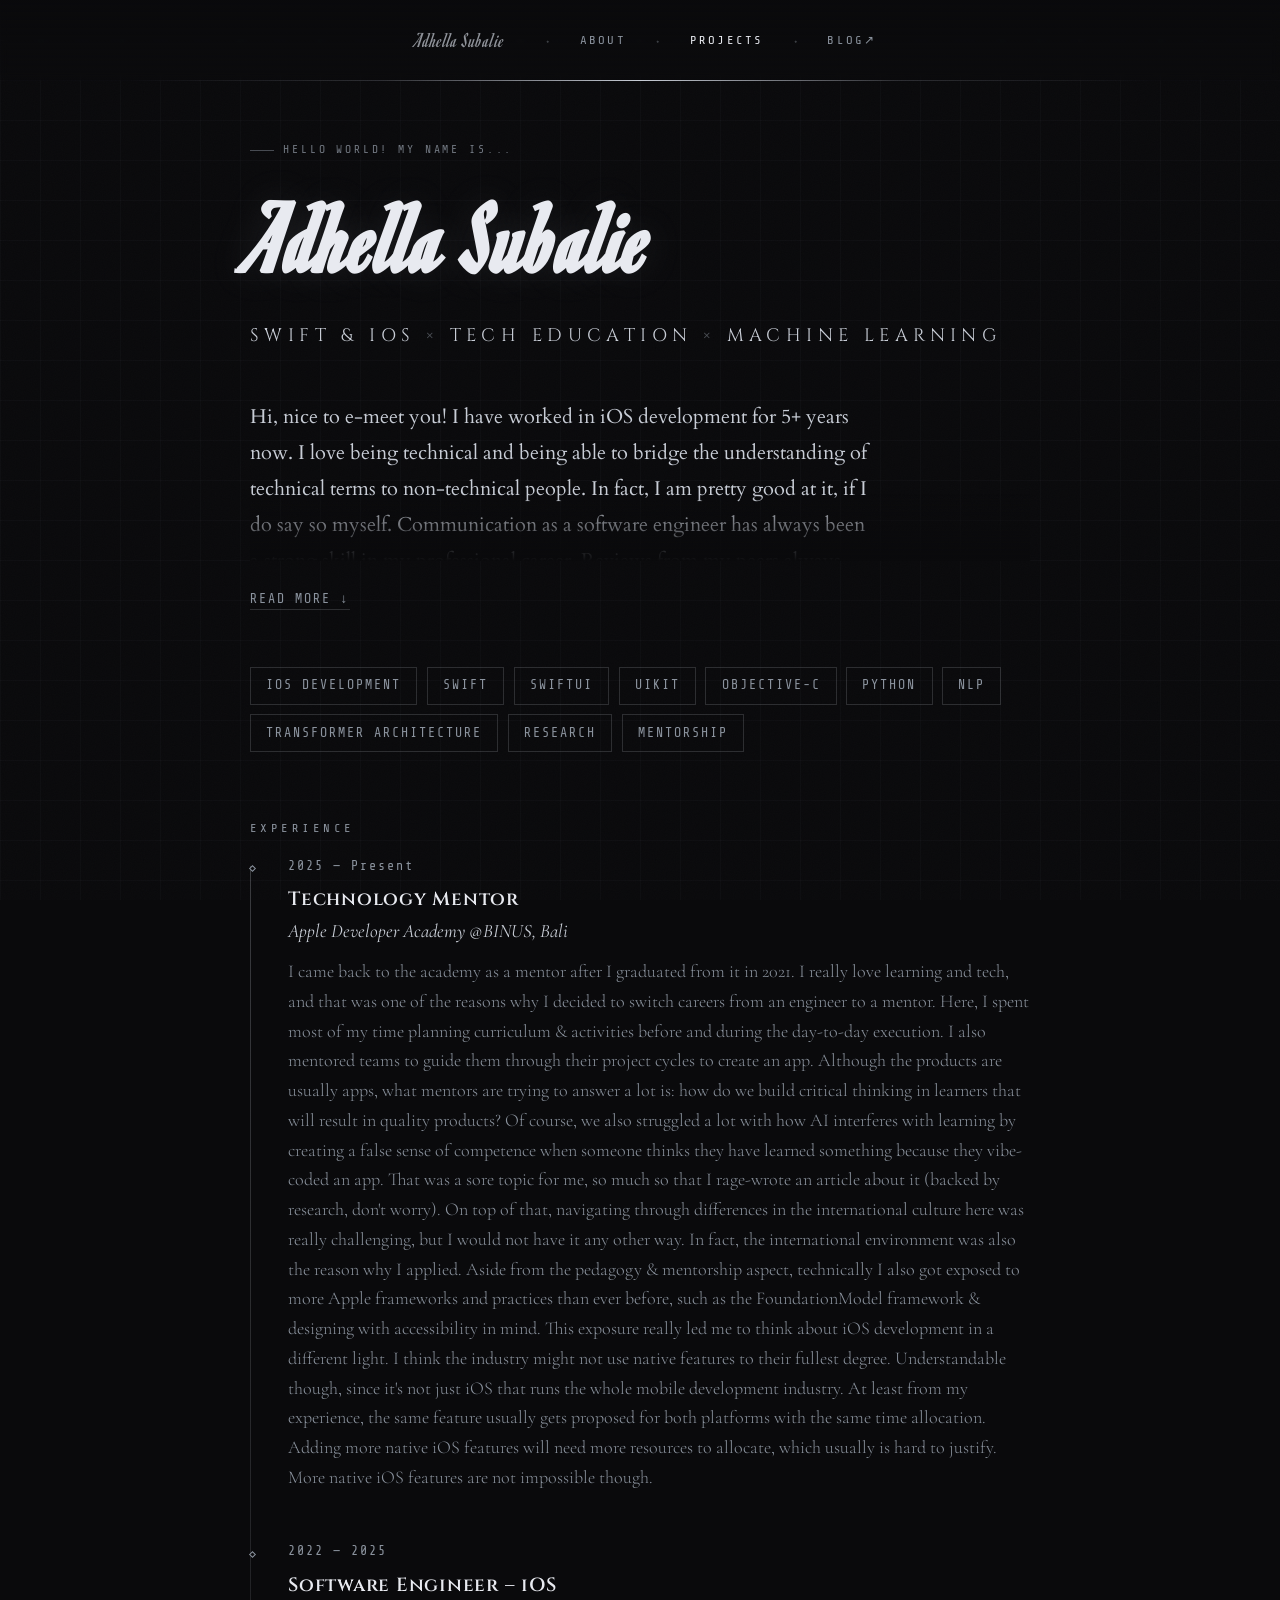
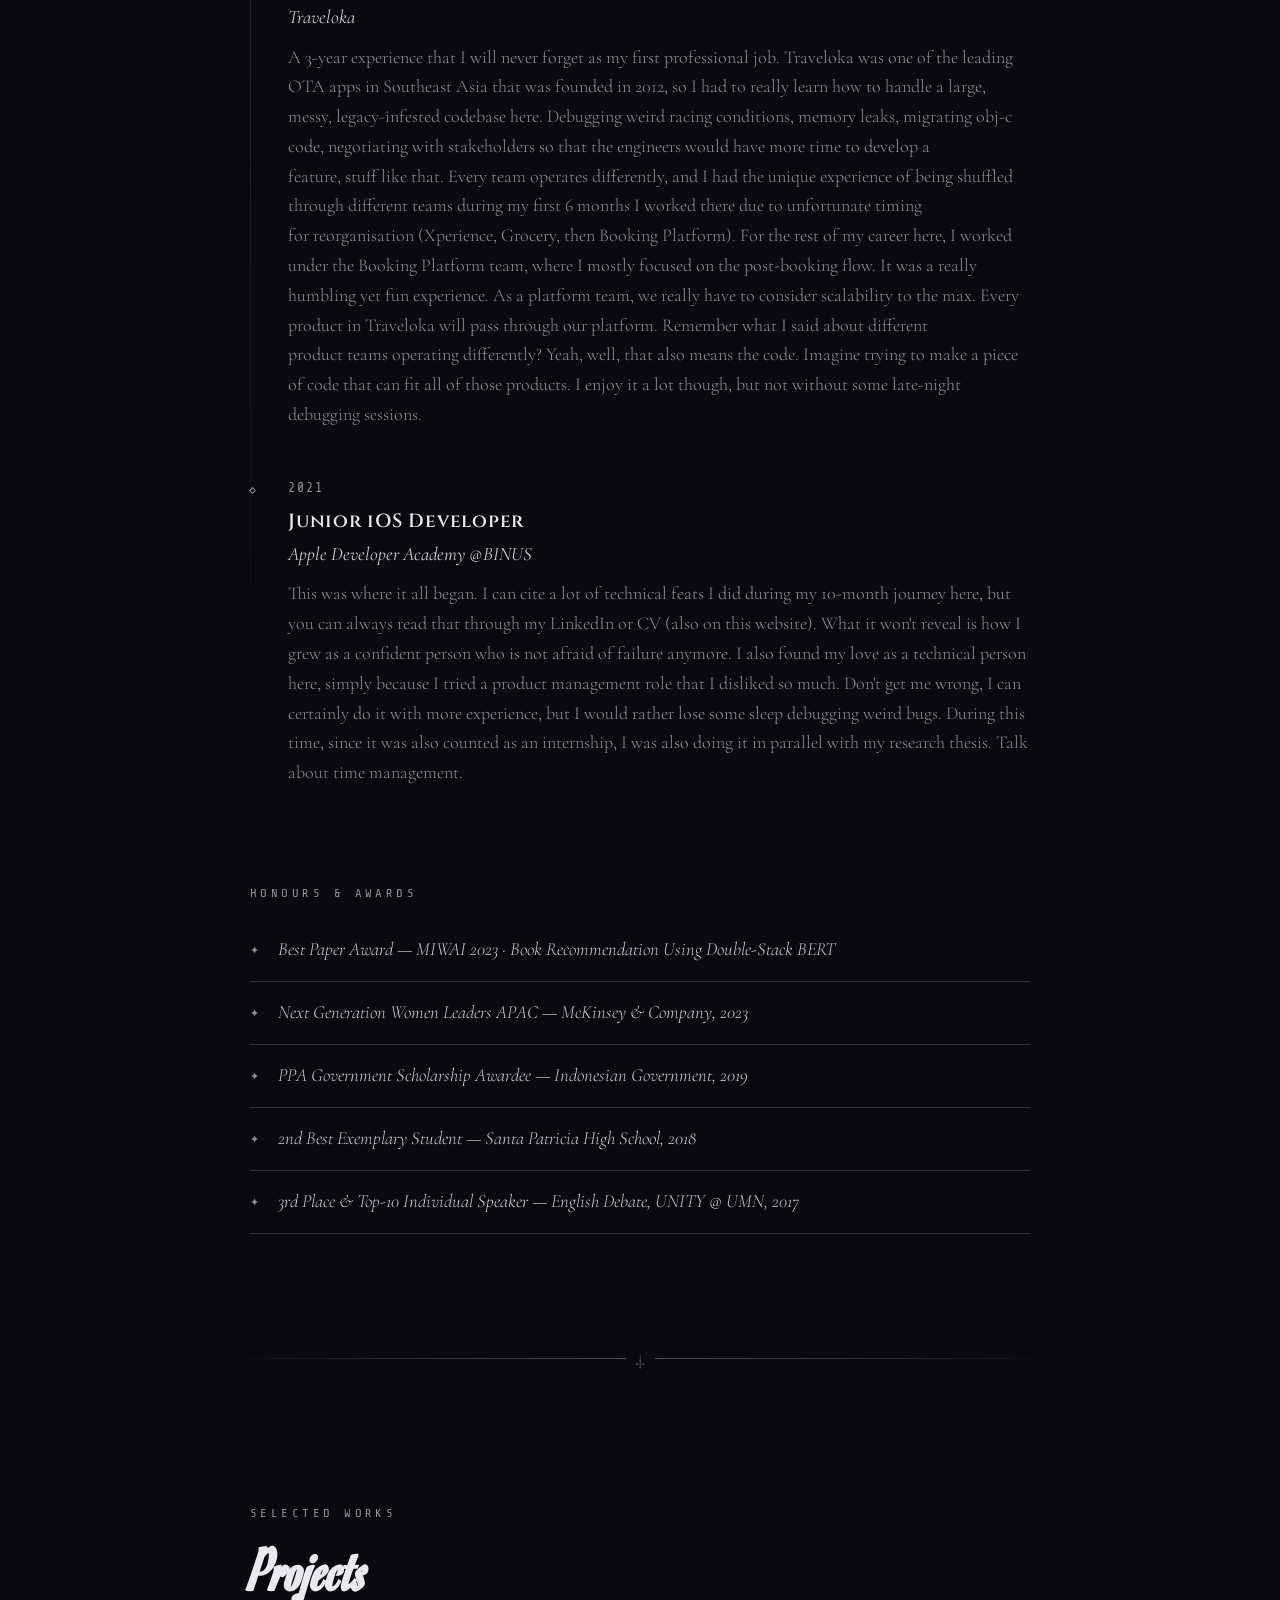
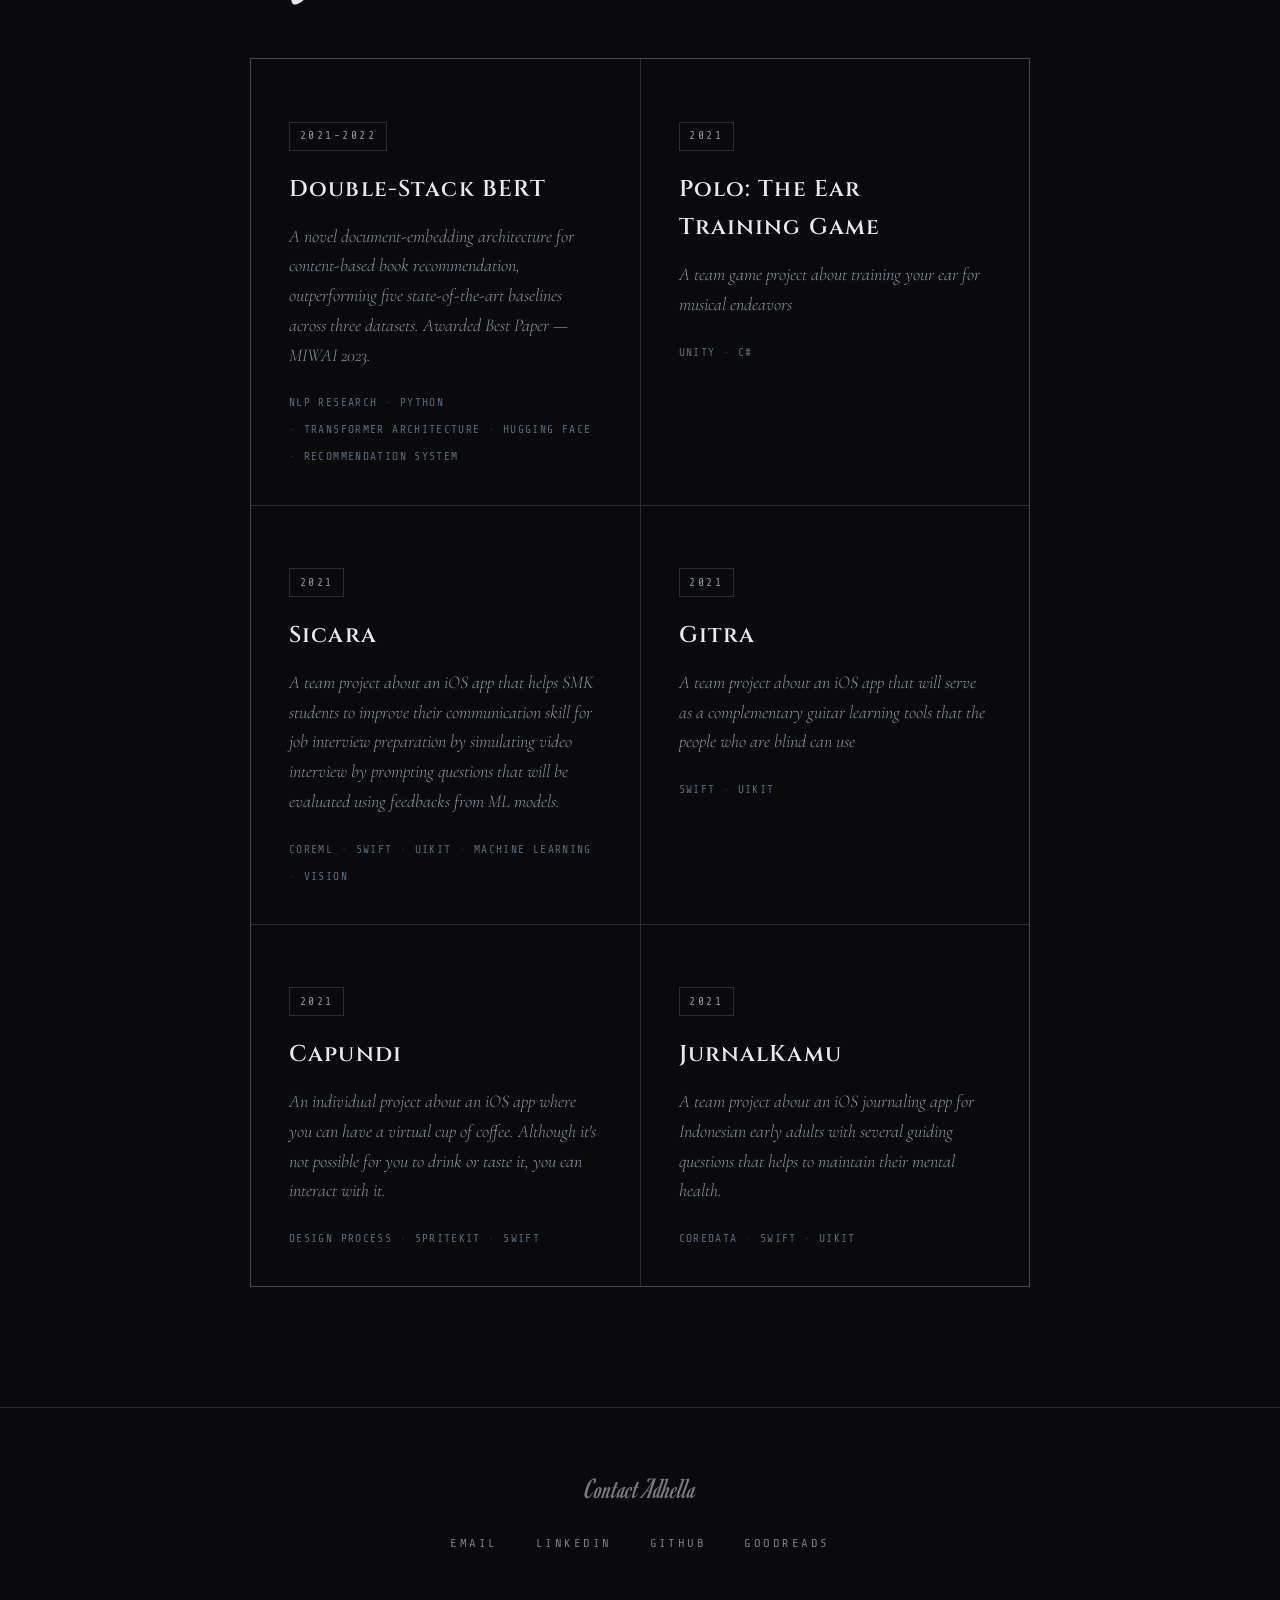
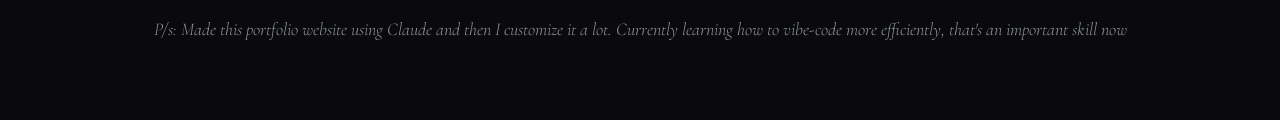
<file: index.html>
<!DOCTYPE html>
<html lang="en">
<head>
<meta charset="UTF-8"/>
<meta name="viewport" content="width=device-width, initial-scale=1.0"/>
<title>Adhella Subalie</title>
<link rel="preconnect" href="https://fonts.googleapis.com"/>
<link rel="preconnect" href="https://fonts.gstatic.com" crossorigin/>
<link href="https://fonts.googleapis.com/css2?family=UnifrakturMaguntia&family=Cormorant+Garamond:ital,wght@0,300;0,400;0,600;1,300;1,400&family=Share+Tech+Mono&family=Cinzel:wght@400;600&display=swap" rel="stylesheet"/>
<link href="https://fonts.googleapis.com/css2?family=Cardo:ital,wght@0,400;0,700;1,400&family=Romanesco&display=swap" rel="stylesheet">
<link rel="stylesheet" href="style.css">
</head>
<body>

<!-- ═══════════════════ NAV ═══════════════════ -->
<nav>
  <a href="" class="nav-wordmark">Adhella Subalie</a>
  <span class="nav-divider">◆</span>
  <a href="#about" class="nav-link">About</a>
  <span class="nav-divider">◆</span>
  <a href="#projects" class="nav-link">Projects</a>
  <span class="nav-divider">◆</span>
  <a href="https://thomasineadhella.substack.com" target="_blank" rel="noopener" class="nav-link">Blog↗</a>
</nav>

<!-- ═══════════════════ ABOUT ═══════════════════ -->
<section id="about">
  <div class="fade-in">
    <p class="hero-eyebrow"><span></span>Hello World! My name is...</p>
    <h1 class="hero-name">Adhella Subalie</h1>
    <p class="hero-title">
      Swift &amp; iOS<span class="sep">×</span>Tech Education<span class="sep">×</span>Machine Learning
    </p>
    <div class="hero-bio-wrap" id="hero-bio-wrap">
      <p class="hero-bio">
        Hi, nice to e-meet you! I have worked in iOS development for 5+ years now. I love being technical and being able to bridge the understanding of technical terms to non-technical people. In fact, I am pretty good at it, if I do say so myself. Communication as a software engineer has always been a strong skill in my professional career. Reviews from my peers always highlight my aptitude in thorough documentation and clear communication with stakeholders. But of course, I don't just communicate nothing. The content came from my technical expertise as well.
        <br>
        I love love love coding & digging deep into why things worked. I did study computer science for my bachelor's degree, but beyond that I always seek new things to learn. Aside from iOS development, I also had some background in NLP research when I was still studying. So in my free time, I did dive a bit into ML Ops, ethical AI, and also writing (check my Substack). Learning & growth have always been my passion, which is why I became a technical mentor in an international academy. Strengthening my mentorship & pedagogy skills has helped me to not only propel my learners, but also myself.
	      <br>
        Other than my professionally related interests, I also love reading & playing guitar. I usually read two books at once, fiction and nonfiction. I really enjoy reading light novels, fantasy, contemporary romance, science fiction, and pop science. My favourite book is The Demon Haunted World by Carl Sagan. A lot of my philosophy and thinking process are influenced by the books that I have read throughout the years. If I have to describe my thinking in one sentence, it would be open-minded but sceptical.
        <br>
        You can probably tell already, I am not much of an extrovert. I always jokingly said to my friends that I am a domesticated human and I like my concrete jungle. Please don't ask me to go on a hike or a run during the weekends, I will probably fake a mysterious illness that will be gone after that weekend. Instead, I usually spend my weekends recharging at home. I journal & write, I play guitar, or learn something that I am currently interested in. I also love trying out new coffee shops because I love coffee & desserts (esp. strawberry shortcakes). Also, don't worry about my seeming lack of physical activity. I do cardio & (sort of) callisthenics at home.
      </p>
    </div>
    <button type="button" class="hero-bio-toggle" id="hero-bio-toggle" aria-expanded="false" aria-controls="hero-bio-wrap">Read more ↓</button>
  </div>

  <!-- <div class="fade-in" style="transition-delay:0.15s">
    <div class="info-grid">
      <div class="info-cell">
        <span class="info-cell-label">Education</span>
        <div class="info-cell-value">BSc Computer Science – AI<br/>BINUS University · GPA 3.85</div>
      </div>
      <div class="info-cell">
        <span class="info-cell-label">Research</span>
        <div class="info-cell-value">NLP · Book Recommendation<br/>Best Paper — MIWAI 2023</div>
      </div>
      <div class="info-cell">
        <span class="info-cell-label">Contact</span>
        <div class="info-cell-value">adhellasbl@gmail.com</div>
      </div>
    </div>
  </div> -->

  <div class="fade-in" style="transition-delay:0.25s">
    <div id="skills-container"></div>
  </div>

  <!-- Experience -->
  <div class="fade-in" style="transition-delay:0.35s; margin-top: 3.5rem;">
    <p class="section-label">Experience</p>
    <div id="experiences-container"></div>
  </div>

  <!-- Accolades -->
  <div class="fade-in" style="transition-delay:0.45s; margin-top: 2.5rem;">
    <p class="section-label">Honours &amp; Awards</p>
    <div id="awardlist-container"></div>
  </div>

</section>

<!-- DAGGER DIVIDER -->
<div class="dagger-divider"><span class="dagger-glyph">†</span></div>

<!-- ═══════════════════ PROJECTS ═══════════════════ -->
<section id="projects">
  <div class="section-header fade-in">
    <span class="section-label">Selected Works</span>
    <h2 class="section-title">Projects</h2>
  </div>
  <!-- <div id="projectgrid-container"></div> -->
  <project-grid></project-grid>
 
</section>

<!-- DAGGER DIVIDER -->
<!-- <div class="dagger-divider"><span class="dagger-glyph">†</span></div> -->

<!-- ═══════════════════ BLOG ═══════════════════ -->
<!-- <section id="blog">
  <div class="section-header fade-in">
    <span class="section-label">Dispatches from the interior</span>
    <h2 class="section-title">Writings</h2>
  </div>

  <div class="fade-in" style="transition-delay:0.1s">
    <a href="https://thomasineadhella.substack.com" target="_blank" rel="noopener" class="blog-card">
      <span class="blog-card-tag">Essay · Consciousness</span>
      <p class="blog-card-title">Finding Love in the Parallel Quantum Universe</p>
      <p class="blog-card-desc">On entanglement, observation, and what it means to be known across distance.</p>
      <span class="blog-card-arrow">→</span>
    </a>

  <div class="fade-in" style="transition-delay:0.2s; margin-top:2rem">
    <a href="https://thomasineadhella.substack.com" target="_blank" rel="noopener" class="blog-cta">
      All essays on Substack →
    </a>
  </div>
</section> -->

<!-- ═══════════════════ FOOTER ═══════════════════ -->
<footer>
  <p class="footer-name">Contact Adhella</p>
  <div class="footer-links">
    <a href="mailto:adhellasbl@gmail.com" class="footer-link">Email</a>
    <a href="https://www.linkedin.com/in/adhella-subalie/" target="_blank" rel="noopener" class="footer-link">LinkedIn</a>
    <a href="https://github.com/adhxll/" target="_blank" rel="noopener" class="footer-link">Github</a>
    <a href="https://www.goodreads.com/user/show/129559298-adhella-subalie" target="_blank" rel="noopener" class="footer-link">Goodreads</a>
  </div>
  <br>
  <div class="project-desc">P/s: Made this portfolio website using Claude and then I customize it a lot. Currently learning how to vibe-code more efficiently, that's an important skill now</div>
</footer>
<script src="data.js"></script>
<script src="script.js"></script>

</body>
</html>
</file>
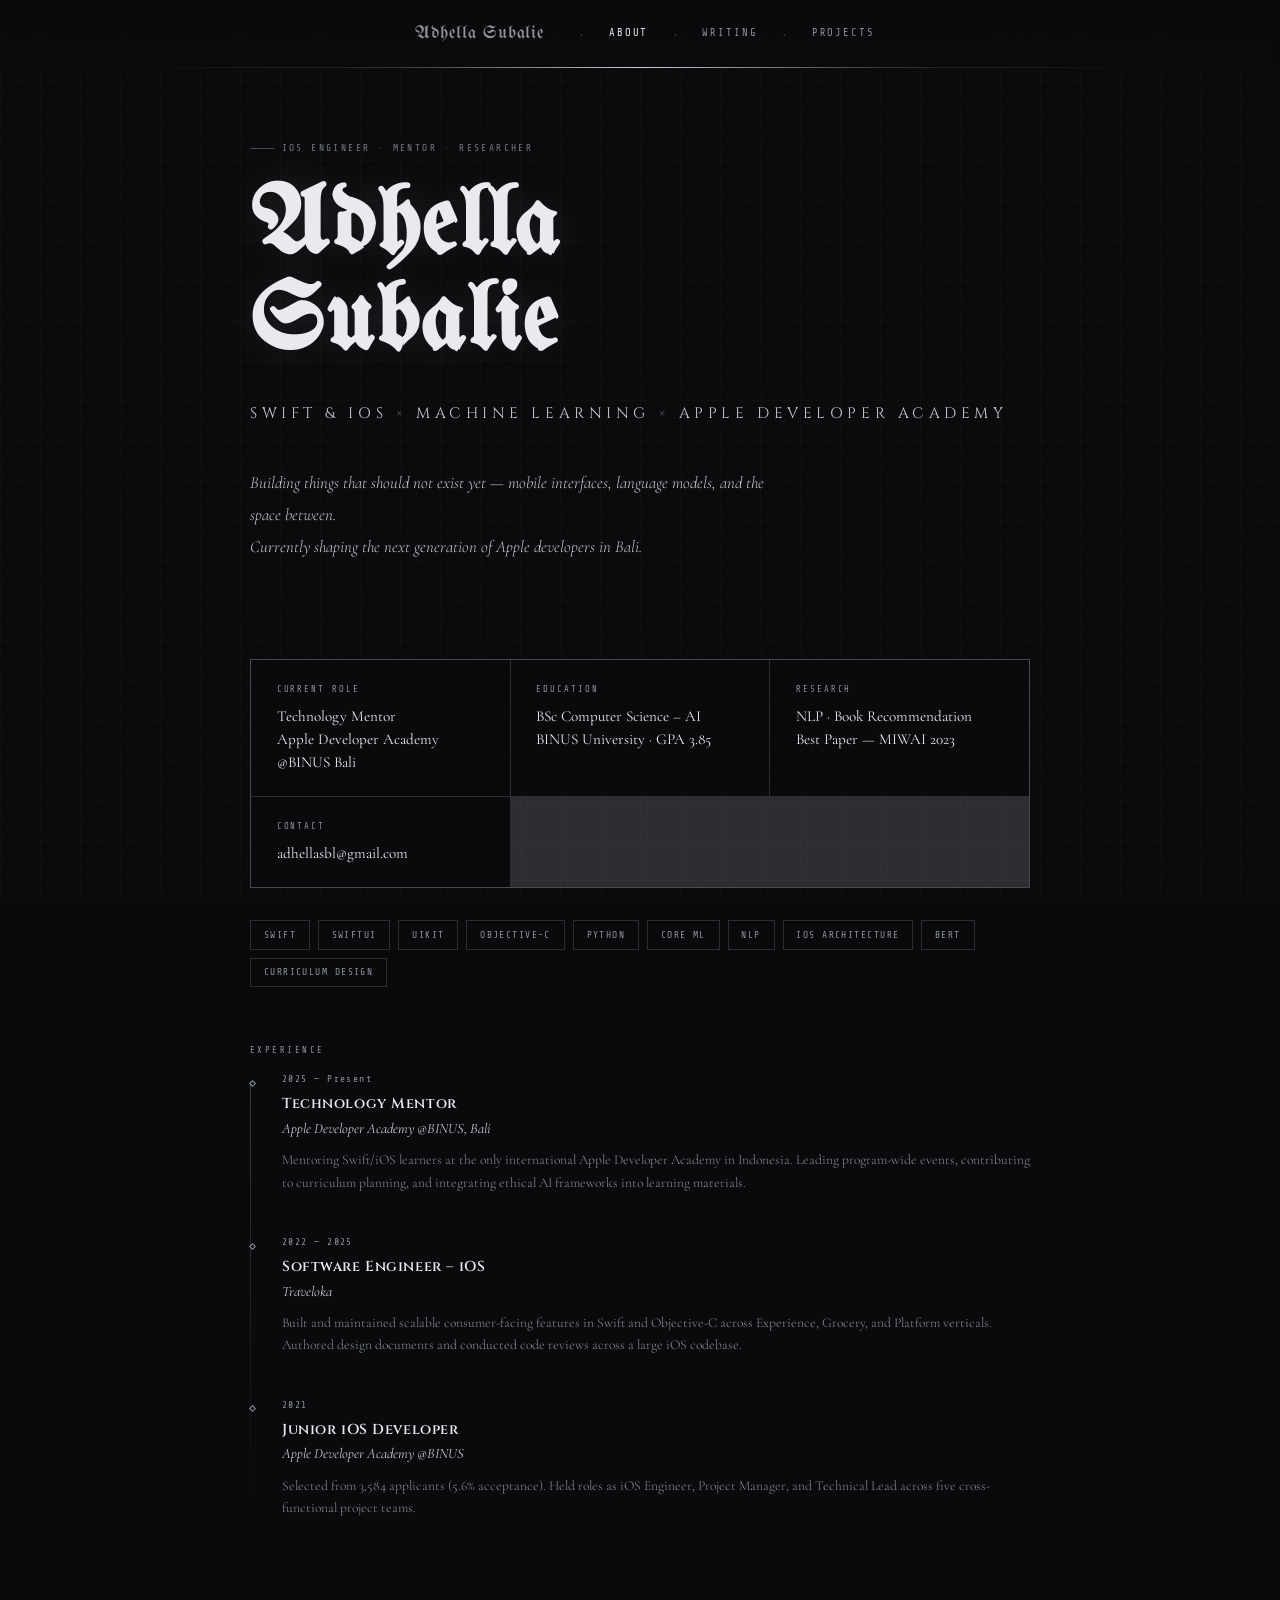
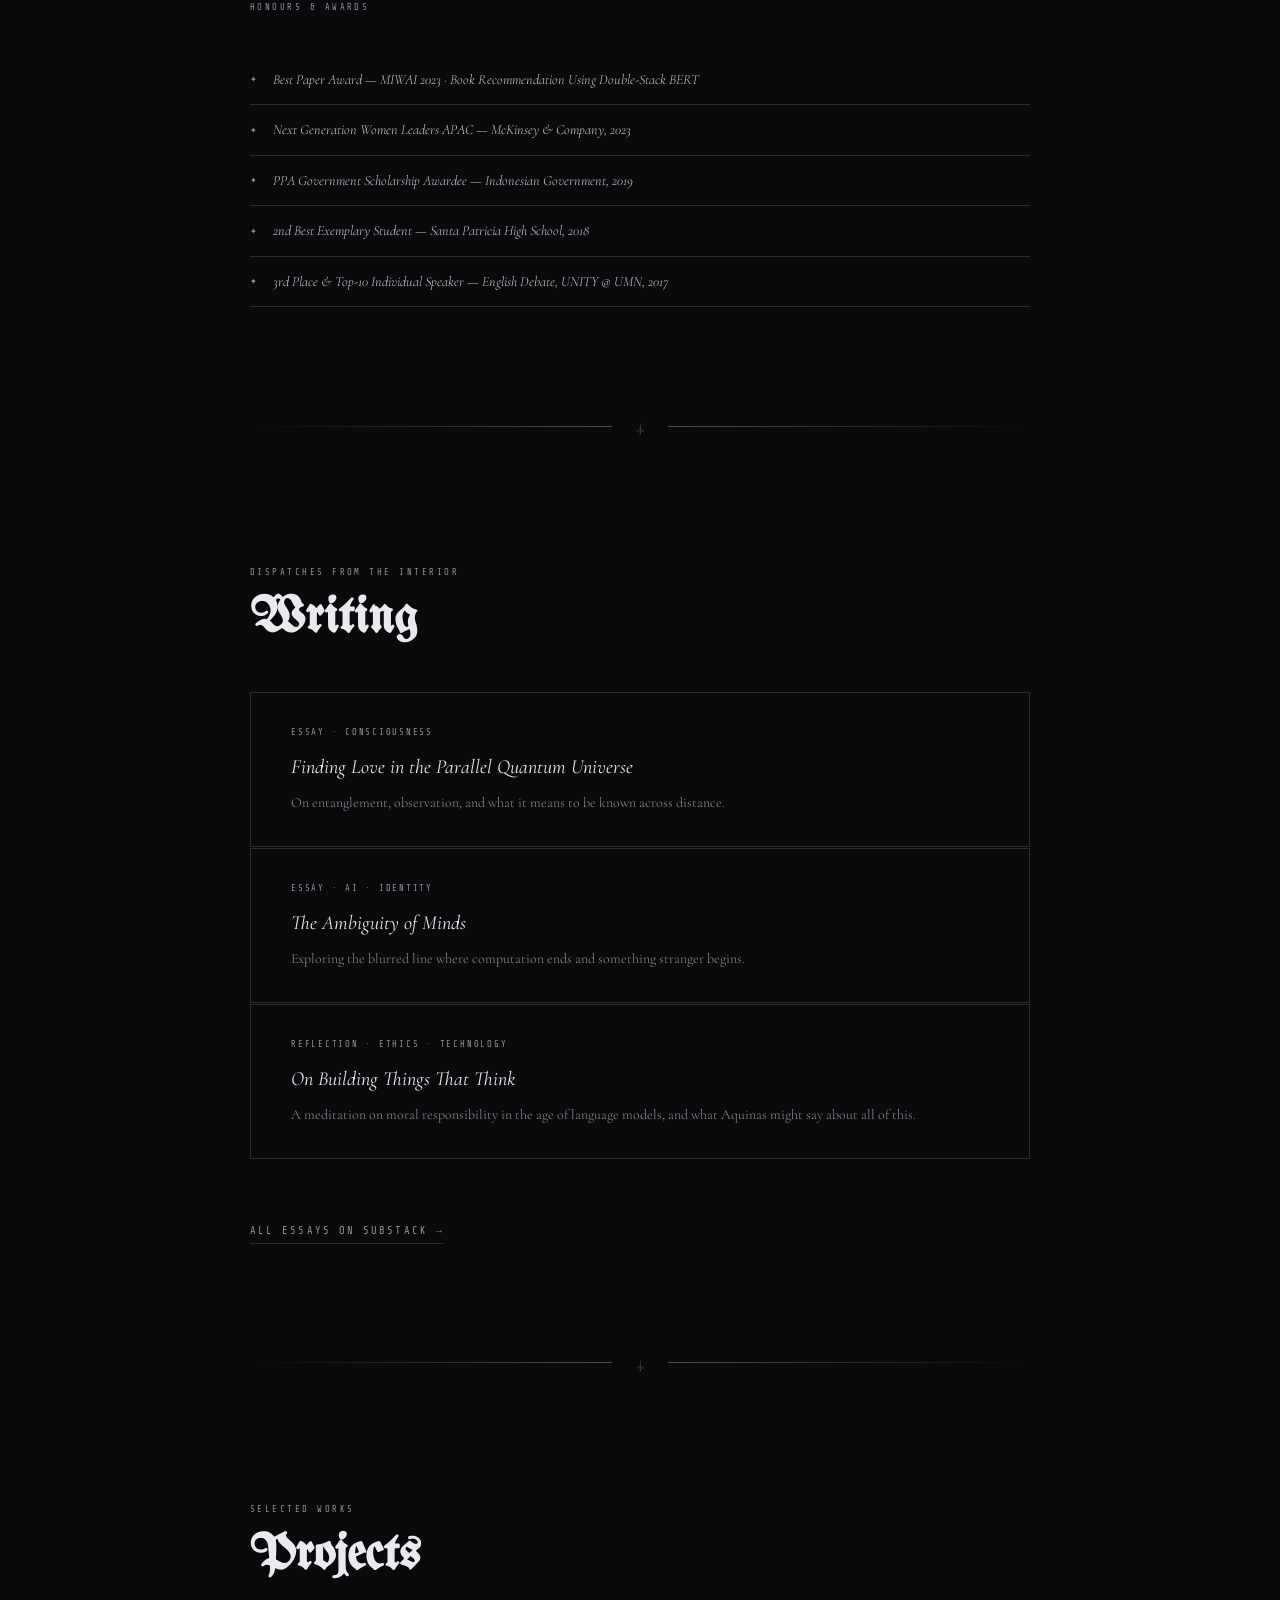
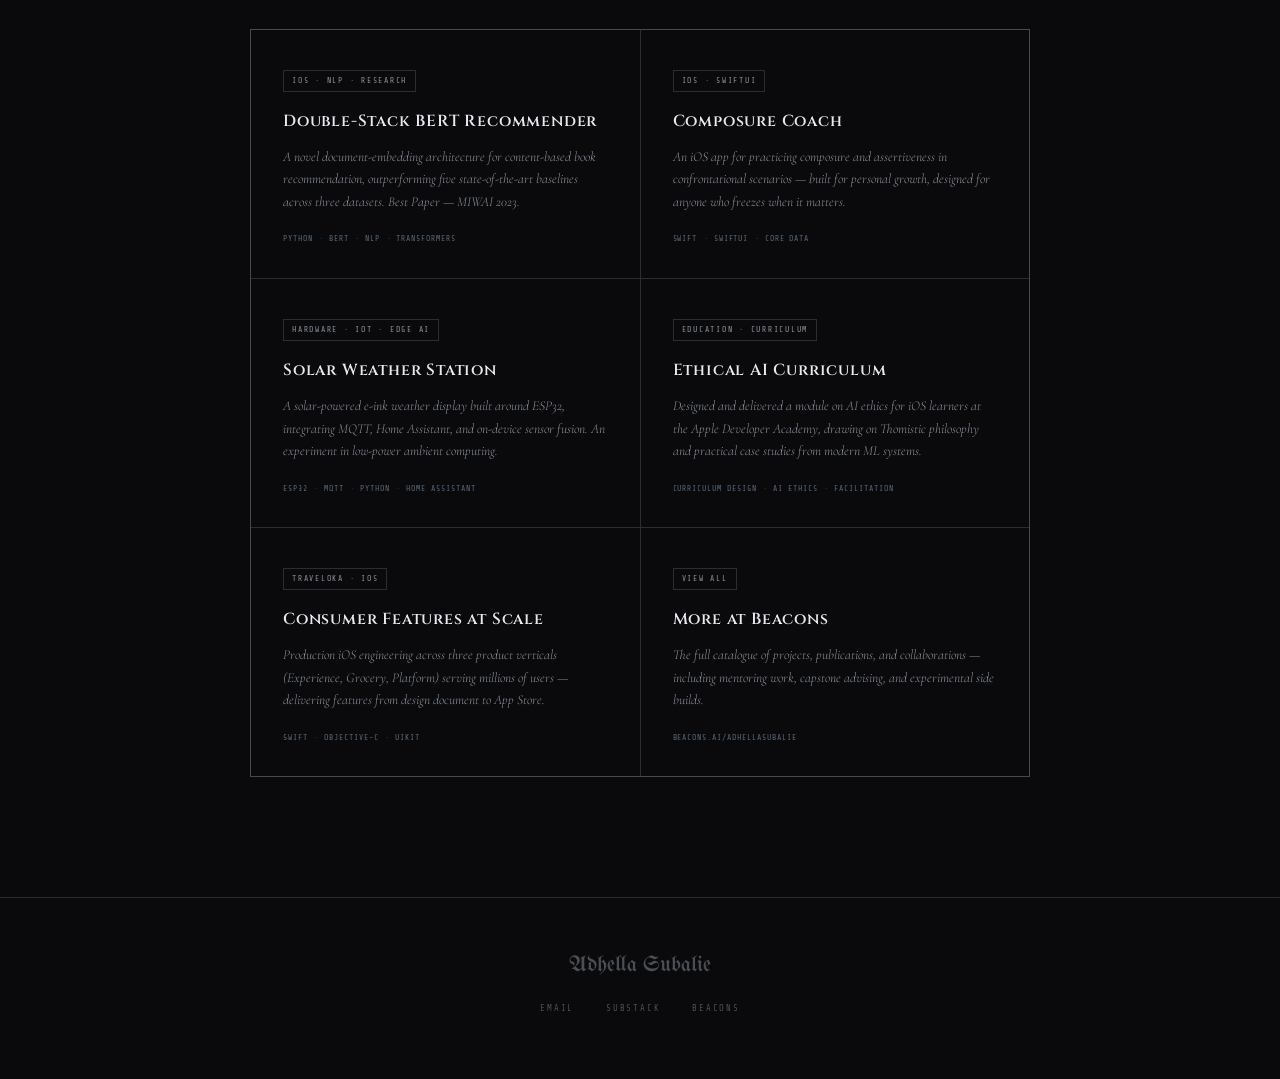
<file: adhella_portfolio.html>
<!DOCTYPE html>
<html lang="en">
<head>
<meta charset="UTF-8"/>
<meta name="viewport" content="width=device-width, initial-scale=1.0"/>
<title>Adhella Subalie</title>
<link rel="preconnect" href="https://fonts.googleapis.com"/>
<link rel="preconnect" href="https://fonts.gstatic.com" crossorigin/>
<link href="https://fonts.googleapis.com/css2?family=UnifrakturMaguntia&family=Cormorant+Garamond:ital,wght@0,300;0,400;0,600;1,300;1,400&family=Share+Tech+Mono&family=Cinzel:wght@400;600&display=swap" rel="stylesheet"/>
<style>
  :root {
    --ink: #0a0a0c;
    --parchment: #f0eff0;
    --silver: #c8cdd6;
    --steel: #8b939e;
    --cold-white: #e8eaf0;
    --circuit: #3a4a5c;
    --glass: rgba(200,205,214,0.08);
    --glass-border: rgba(200,205,214,0.18);
    --accent: #a8b4c8;
    --dim: #1c1e24;
    --mid: #2a2d35;
  }

  *, *::before, *::after { box-sizing: border-box; margin: 0; padding: 0; }

  html { scroll-behavior: smooth; }

  body {
    background: var(--ink);
    color: var(--cold-white);
    font-family: 'Cormorant Garamond', Georgia, serif;
    font-size: 18px;
    line-height: 1.7;
    overflow-x: hidden;
    cursor: crosshair;
  }

  /* ─── NOISE TEXTURE OVERLAY ─── */
  body::before {
    content: '';
    position: fixed;
    inset: 0;
    background-image: url("data:image/svg+xml,%3Csvg viewBox='0 0 256 256' xmlns='http://www.w3.org/2000/svg'%3E%3Cfilter id='n'%3E%3CfeTurbulence type='fractalNoise' baseFrequency='0.9' numOctaves='4' stitchTiles='stitch'/%3E%3C/filter%3E%3Crect width='100%25' height='100%25' filter='url(%23n)' opacity='0.04'/%3E%3C/svg%3E");
    background-size: 256px 256px;
    pointer-events: none;
    z-index: 0;
    opacity: 0.45;
  }

  /* ─── CIRCUIT GRID BACKGROUND ─── */
  body::after {
    content: '';
    position: fixed;
    inset: 0;
    background-image:
      linear-gradient(rgba(168,180,200,0.03) 1px, transparent 1px),
      linear-gradient(90deg, rgba(168,180,200,0.03) 1px, transparent 1px);
    background-size: 40px 40px;
    pointer-events: none;
    z-index: 0;
  }

  /* ─── NAV ─── */
  nav {
    position: fixed;
    top: 0; left: 0; right: 0;
    z-index: 100;
    display: flex;
    align-items: center;
    justify-content: center;
    gap: 0;
    padding: 0;
    background: linear-gradient(180deg, rgba(10,10,12,0.97) 0%, rgba(10,10,12,0) 100%);
    backdrop-filter: blur(4px);
  }

  nav::after {
    content: '';
    position: absolute;
    bottom: 0; left: 10%; right: 10%;
    height: 1px;
    background: linear-gradient(90deg, transparent, var(--glass-border), var(--silver), var(--glass-border), transparent);
  }

  .nav-wordmark {
    font-family: 'UnifrakturMaguntia', serif;
    font-size: 1.1rem;
    color: var(--silver);
    letter-spacing: 0.05em;
    padding: 1.2rem 2rem;
    text-decoration: none;
    opacity: 0.7;
  }

  .nav-divider {
    color: var(--steel);
    opacity: 0.4;
    font-size: 0.6rem;
    padding: 0 0.2rem;
    user-select: none;
  }

  .nav-link {
    font-family: 'Share Tech Mono', monospace;
    font-size: 0.65rem;
    letter-spacing: 0.18em;
    text-transform: uppercase;
    color: var(--steel);
    text-decoration: none;
    padding: 1.5rem 1.4rem;
    transition: color 0.3s ease;
    position: relative;
  }

  .nav-link::after {
    content: '';
    position: absolute;
    bottom: 1rem; left: 50%; right: 50%;
    height: 1px;
    background: var(--silver);
    transition: left 0.3s ease, right 0.3s ease;
  }

  .nav-link:hover { color: var(--cold-white); }
  .nav-link:hover::after { left: 1.4rem; right: 1.4rem; }

  /* ─── SECTIONS ─── */
  section {
    position: relative;
    z-index: 1;
    max-width: 860px;
    margin: 0 auto;
    padding: 120px 40px 80px;
  }

  section:first-of-type { padding-top: 160px; }

  /* ─── HERO / ABOUT ─── */
  #about {
    min-height: 100vh;
    display: flex;
    flex-direction: column;
    justify-content: center;
    padding-top: 140px;
    padding-bottom: 100px;
  }

  .hero-eyebrow {
    font-family: 'Share Tech Mono', monospace;
    font-size: 0.6rem;
    letter-spacing: 0.25em;
    text-transform: uppercase;
    color: var(--steel);
    margin-bottom: 1.5rem;
    opacity: 0.8;
  }

  .hero-eyebrow span {
    display: inline-block;
    width: 24px;
    height: 1px;
    background: var(--steel);
    vertical-align: middle;
    margin-right: 0.8em;
    opacity: 0.6;
  }

  .hero-name {
    font-family: 'UnifrakturMaguntia', serif;
    font-size: clamp(3.2rem, 8vw, 6rem);
    color: var(--cold-white);
    line-height: 1;
    letter-spacing: 0.02em;
    margin-bottom: 0.3em;
    text-shadow: 0 0 40px rgba(200,205,214,0.12);
  }

  .hero-title {
    font-family: 'Cinzel', serif;
    font-size: clamp(0.75rem, 2vw, 0.95rem);
    letter-spacing: 0.3em;
    text-transform: uppercase;
    color: var(--silver);
    margin-bottom: 2.5rem;
    font-weight: 400;
  }

  .hero-title .sep { color: var(--steel); margin: 0 0.6em; opacity: 0.5; }

  .hero-bio {
    font-size: 1.05rem;
    color: var(--silver);
    font-style: italic;
    font-weight: 300;
    max-width: 520px;
    line-height: 1.9;
    margin-bottom: 3rem;
  }

  /* Info grid */
  .info-grid {
    display: grid;
    grid-template-columns: repeat(auto-fit, minmax(200px, 1fr));
    gap: 1px;
    margin-top: 3rem;
    border: 1px solid var(--glass-border);
    background: var(--glass-border);
  }

  .info-cell {
    background: var(--ink);
    padding: 1.4rem 1.6rem;
    transition: background 0.3s ease;
  }

  .info-cell:hover { background: var(--dim); }

  .info-cell-label {
    font-family: 'Share Tech Mono', monospace;
    font-size: 0.55rem;
    letter-spacing: 0.22em;
    text-transform: uppercase;
    color: var(--steel);
    margin-bottom: 0.5rem;
    display: block;
  }

  .info-cell-value {
    font-family: 'Cormorant Garamond', serif;
    font-size: 0.95rem;
    color: var(--cold-white);
    font-weight: 400;
    line-height: 1.5;
  }

  /* Skills row */
  .skills-row {
    display: flex;
    flex-wrap: wrap;
    gap: 0.5rem;
    margin-top: 2.5rem;
  }

  .skill-tag {
    font-family: 'Share Tech Mono', monospace;
    font-size: 0.6rem;
    letter-spacing: 0.15em;
    text-transform: uppercase;
    color: var(--steel);
    border: 1px solid var(--glass-border);
    padding: 0.35rem 0.8rem;
    transition: border-color 0.3s, color 0.3s;
  }

  .skill-tag:hover {
    border-color: var(--silver);
    color: var(--cold-white);
  }

  /* Awards */
  .awards-list {
    margin-top: 2.5rem;
    list-style: none;
  }

  .awards-list li {
    display: flex;
    align-items: flex-start;
    gap: 1rem;
    padding: 0.8rem 0;
    border-bottom: 1px solid var(--glass-border);
    font-size: 0.88rem;
    color: var(--silver);
    font-style: italic;
    font-weight: 300;
  }

  .awards-list li::before {
    content: '✦';
    color: var(--steel);
    font-style: normal;
    font-size: 0.5rem;
    flex-shrink: 0;
    margin-top: 0.35rem;
  }

  /* ─── DAGGER DIVIDER ─── */
  .dagger-divider {
    position: relative;
    max-width: 860px;
    margin: 0 auto;
    padding: 0 40px;
    z-index: 1;
    display: flex;
    align-items: center;
    gap: 1.5rem;
    opacity: 0.35;
  }

  .dagger-divider::before,
  .dagger-divider::after {
    content: '';
    flex: 1;
    height: 1px;
    background: linear-gradient(90deg, transparent, var(--silver));
  }

  .dagger-divider::after {
    background: linear-gradient(90deg, var(--silver), transparent);
  }

  .dagger-glyph {
    font-size: 1.4rem;
    color: var(--silver);
    user-select: none;
    transform: rotate(180deg);
    display: inline-block;
  }

  /* ─── SECTION HEADERS ─── */
  .section-header {
    margin-bottom: 3rem;
  }

  .section-label {
    font-family: 'Share Tech Mono', monospace;
    font-size: 0.55rem;
    letter-spacing: 0.28em;
    text-transform: uppercase;
    color: var(--steel);
    display: block;
    margin-bottom: 0.8rem;
  }

  .section-title {
    font-family: 'UnifrakturMaguntia', serif;
    font-size: clamp(2rem, 5vw, 3.2rem);
    color: var(--cold-white);
    line-height: 1;
  }

  /* ─── BLOG SECTION ─── */
  #blog { padding-bottom: 100px; }

  .blog-card {
    display: block;
    border: 1px solid var(--glass-border);
    padding: 2rem 2.5rem;
    margin-bottom: 1px;
    text-decoration: none;
    background: transparent;
    transition: background 0.3s ease, border-color 0.3s ease;
    position: relative;
    overflow: hidden;
  }

  .blog-card::before {
    content: '';
    position: absolute;
    inset: 0;
    background: linear-gradient(135deg, rgba(168,180,200,0.04), transparent);
    opacity: 0;
    transition: opacity 0.3s ease;
  }

  .blog-card:hover {
    background: var(--dim);
    border-color: rgba(200,205,214,0.3);
  }

  .blog-card:hover::before { opacity: 1; }

  .blog-card-tag {
    font-family: 'Share Tech Mono', monospace;
    font-size: 0.55rem;
    letter-spacing: 0.2em;
    text-transform: uppercase;
    color: var(--steel);
    margin-bottom: 0.6rem;
    display: block;
  }

  .blog-card-title {
    font-family: 'Cormorant Garamond', serif;
    font-size: 1.25rem;
    color: var(--cold-white);
    font-weight: 400;
    margin-bottom: 0.5rem;
    font-style: italic;
  }

  .blog-card-desc {
    font-size: 0.875rem;
    color: var(--steel);
    font-weight: 300;
    line-height: 1.6;
  }

  .blog-card-arrow {
    position: absolute;
    right: 2.5rem;
    top: 50%;
    transform: translateY(-50%);
    font-family: 'Share Tech Mono', monospace;
    font-size: 0.7rem;
    color: var(--steel);
    opacity: 0;
    transition: opacity 0.3s ease, right 0.3s ease;
  }

  .blog-card:hover .blog-card-arrow {
    opacity: 1;
    right: 2rem;
  }

  .blog-cta {
    margin-top: 2rem;
    display: inline-block;
    font-family: 'Share Tech Mono', monospace;
    font-size: 0.65rem;
    letter-spacing: 0.2em;
    text-transform: uppercase;
    color: var(--steel);
    text-decoration: none;
    border-bottom: 1px solid var(--glass-border);
    padding-bottom: 2px;
    transition: color 0.3s, border-color 0.3s;
  }

  .blog-cta:hover { color: var(--cold-white); border-color: var(--silver); }

  /* ─── PROJECTS ─── */
  #projects { padding-bottom: 120px; }

  .projects-grid {
    display: grid;
    grid-template-columns: repeat(auto-fill, minmax(340px, 1fr));
    gap: 1px;
    background: var(--glass-border);
    border: 1px solid var(--glass-border);
  }

  .project-card {
    background: var(--ink);
    padding: 2rem;
    text-decoration: none;
    display: block;
    position: relative;
    overflow: hidden;
    transition: background 0.3s ease;
  }

  .project-card::after {
    content: '';
    position: absolute;
    top: 0; left: 0;
    width: 2px;
    height: 0;
    background: linear-gradient(180deg, var(--silver), transparent);
    transition: height 0.4s ease;
  }

  .project-card:hover { background: var(--dim); }
  .project-card:hover::after { height: 100%; }

  .project-badge {
    font-family: 'Share Tech Mono', monospace;
    font-size: 0.5rem;
    letter-spacing: 0.22em;
    text-transform: uppercase;
    color: var(--steel);
    border: 1px solid var(--glass-border);
    padding: 0.2rem 0.5rem;
    display: inline-block;
    margin-bottom: 1rem;
  }

  .project-title {
    font-family: 'Cinzel', serif;
    font-size: 1rem;
    color: var(--cold-white);
    font-weight: 600;
    margin-bottom: 0.7rem;
    letter-spacing: 0.05em;
  }

  .project-desc {
    font-size: 0.85rem;
    color: var(--steel);
    line-height: 1.65;
    font-weight: 300;
    font-style: italic;
  }

  .project-tech {
    display: flex;
    flex-wrap: wrap;
    gap: 0.4rem;
    margin-top: 1.2rem;
  }

  .tech-dot {
    font-family: 'Share Tech Mono', monospace;
    font-size: 0.5rem;
    letter-spacing: 0.12em;
    text-transform: uppercase;
    color: var(--circuit);
    color: #5a6878;
  }

  .tech-dot + .tech-dot::before {
    content: ' · ';
    color: var(--steel);
    opacity: 0.4;
  }

  /* ─── EXPERIENCE TIMELINE ─── */
  .timeline {
    position: relative;
    padding-left: 2rem;
    margin-top: 0.5rem;
  }

  .timeline::before {
    content: '';
    position: absolute;
    left: 0; top: 0.6rem; bottom: 0.6rem;
    width: 1px;
    background: linear-gradient(180deg, var(--silver), transparent);
    opacity: 0.25;
  }

  .timeline-item {
    position: relative;
    margin-bottom: 2.5rem;
  }

  .timeline-item::before {
    content: '';
    position: absolute;
    left: -2rem;
    top: 0.6rem;
    width: 5px; height: 5px;
    border: 1px solid var(--steel);
    background: var(--ink);
    transform: rotate(45deg);
  }

  .timeline-year {
    font-family: 'Share Tech Mono', monospace;
    font-size: 0.6rem;
    letter-spacing: 0.15em;
    color: var(--steel);
    margin-bottom: 0.3rem;
  }

  .timeline-role {
    font-family: 'Cinzel', serif;
    font-size: 0.9rem;
    color: var(--cold-white);
    font-weight: 600;
    letter-spacing: 0.04em;
  }

  .timeline-org {
    font-family: 'Cormorant Garamond', serif;
    font-size: 0.9rem;
    color: var(--silver);
    font-style: italic;
    margin-bottom: 0.5rem;
  }

  .timeline-desc {
    font-size: 0.85rem;
    color: var(--steel);
    line-height: 1.65;
    font-weight: 300;
  }

  /* ─── FOOTER ─── */
  footer {
    position: relative;
    z-index: 1;
    text-align: center;
    padding: 3rem 2rem 4rem;
    border-top: 1px solid var(--glass-border);
  }

  .footer-name {
    font-family: 'UnifrakturMaguntia', serif;
    font-size: 1.4rem;
    color: var(--steel);
    margin-bottom: 1rem;
    opacity: 0.5;
  }

  .footer-links {
    display: flex;
    justify-content: center;
    gap: 2rem;
    flex-wrap: wrap;
  }

  .footer-link {
    font-family: 'Share Tech Mono', monospace;
    font-size: 0.55rem;
    letter-spacing: 0.2em;
    text-transform: uppercase;
    color: var(--steel);
    text-decoration: none;
    opacity: 0.5;
    transition: opacity 0.3s;
  }

  .footer-link:hover { opacity: 1; }

  /* ─── FADE-IN ANIMATION ─── */
  .fade-in {
    opacity: 0;
    transform: translateY(16px);
    transition: opacity 0.7s ease, transform 0.7s ease;
  }

  .fade-in.visible {
    opacity: 1;
    transform: translateY(0);
  }

  /* ─── RESPONSIVE ─── */
  @media (max-width: 600px) {
    section { padding: 100px 24px 60px; }
    .projects-grid { grid-template-columns: 1fr; }
    nav { gap: 0; }
    .nav-link { padding: 1.2rem 0.8rem; font-size: 0.58rem; }
    .nav-wordmark { display: none; }
    .nav-divider { display: none; }
    .info-grid { grid-template-columns: 1fr 1fr; }
    .blog-card { padding: 1.5rem; }
    .blog-card-arrow { display: none; }
  }

  @media (prefers-reduced-motion: reduce) {
    .fade-in { opacity: 1; transform: none; transition: none; }
    html { scroll-behavior: auto; }
  }
</style>
</head>
<body>

<!-- ═══════════════════ NAV ═══════════════════ -->
<nav>
  <a href="#about" class="nav-wordmark">Adhella Subalie</a>
  <span class="nav-divider">◆</span>
  <a href="#about" class="nav-link">About</a>
  <span class="nav-divider">◆</span>
  <a href="#blog" class="nav-link">Writing</a>
  <span class="nav-divider">◆</span>
  <a href="#projects" class="nav-link">Projects</a>
</nav>

<!-- ═══════════════════ ABOUT ═══════════════════ -->
<section id="about">

  <div class="fade-in">
    <p class="hero-eyebrow"><span></span>iOS Engineer · Mentor · Researcher</p>
    <h1 class="hero-name">Adhella<br/>Subalie</h1>
    <p class="hero-title">
      Swift &amp; iOS<span class="sep">×</span>Machine Learning<span class="sep">×</span>Apple Developer Academy
    </p>
    <p class="hero-bio">
      Building things that should not exist yet — mobile interfaces, language models, and the space between.<br/>
      Currently shaping the next generation of Apple developers in Bali.
    </p>
  </div>

  <div class="fade-in" style="transition-delay:0.15s">
    <div class="info-grid">
      <div class="info-cell">
        <span class="info-cell-label">Current Role</span>
        <div class="info-cell-value">Technology Mentor<br/>Apple Developer Academy @BINUS Bali</div>
      </div>
      <div class="info-cell">
        <span class="info-cell-label">Education</span>
        <div class="info-cell-value">BSc Computer Science – AI<br/>BINUS University · GPA 3.85</div>
      </div>
      <div class="info-cell">
        <span class="info-cell-label">Research</span>
        <div class="info-cell-value">NLP · Book Recommendation<br/>Best Paper — MIWAI 2023</div>
      </div>
      <div class="info-cell">
        <span class="info-cell-label">Contact</span>
        <div class="info-cell-value">adhellasbl@gmail.com</div>
      </div>
    </div>
  </div>

  <div class="fade-in" style="transition-delay:0.25s">
    <div class="skills-row" style="margin-top:2rem">
      <span class="skill-tag">Swift</span>
      <span class="skill-tag">SwiftUI</span>
      <span class="skill-tag">UIKit</span>
      <span class="skill-tag">Objective-C</span>
      <span class="skill-tag">Python</span>
      <span class="skill-tag">Core ML</span>
      <span class="skill-tag">NLP</span>
      <span class="skill-tag">iOS Architecture</span>
      <span class="skill-tag">BERT</span>
      <span class="skill-tag">Curriculum Design</span>
    </div>
  </div>

  <!-- Experience -->
  <div class="fade-in" style="transition-delay:0.35s; margin-top: 3.5rem;">
    <p class="section-label">Experience</p>
    <div class="timeline">

      <div class="timeline-item">
        <p class="timeline-year">2025 — Present</p>
        <p class="timeline-role">Technology Mentor</p>
        <p class="timeline-org">Apple Developer Academy @BINUS, Bali</p>
        <p class="timeline-desc">Mentoring Swift/iOS learners at the only international Apple Developer Academy in Indonesia. Leading program-wide events, contributing to curriculum planning, and integrating ethical AI frameworks into learning materials.</p>
      </div>

      <div class="timeline-item">
        <p class="timeline-year">2022 — 2025</p>
        <p class="timeline-role">Software Engineer – iOS</p>
        <p class="timeline-org">Traveloka</p>
        <p class="timeline-desc">Built and maintained scalable consumer-facing features in Swift and Objective-C across Experience, Grocery, and Platform verticals. Authored design documents and conducted code reviews across a large iOS codebase.</p>
      </div>

      <div class="timeline-item">
        <p class="timeline-year">2021</p>
        <p class="timeline-role">Junior iOS Developer</p>
        <p class="timeline-org">Apple Developer Academy @BINUS</p>
        <p class="timeline-desc">Selected from 3,584 applicants (5.6% acceptance). Held roles as iOS Engineer, Project Manager, and Technical Lead across five cross-functional project teams.</p>
      </div>

    </div>
  </div>

  <!-- Accolades -->
  <div class="fade-in" style="transition-delay:0.45s; margin-top: 2.5rem;">
    <p class="section-label" style="margin-bottom:0.5rem">Honours &amp; Awards</p>
    <ul class="awards-list">
      <li>Best Paper Award — MIWAI 2023 · Book Recommendation Using Double-Stack BERT</li>
      <li>Next Generation Women Leaders APAC — McKinsey &amp; Company, 2023</li>
      <li>PPA Government Scholarship Awardee — Indonesian Government, 2019</li>
      <li>2nd Best Exemplary Student — Santa Patricia High School, 2018</li>
      <li>3rd Place &amp; Top-10 Individual Speaker — English Debate, UNITY @ UMN, 2017</li>
    </ul>
  </div>

</section>

<!-- DAGGER DIVIDER -->
<div class="dagger-divider"><span class="dagger-glyph">†</span></div>

<!-- ═══════════════════ BLOG ═══════════════════ -->
<section id="blog">
  <div class="section-header fade-in">
    <span class="section-label">Dispatches from the interior</span>
    <h2 class="section-title">Writing</h2>
  </div>

  <div class="fade-in" style="transition-delay:0.1s">
    <a href="https://thomasineadhella.substack.com" target="_blank" rel="noopener" class="blog-card">
      <span class="blog-card-tag">Essay · Consciousness</span>
      <p class="blog-card-title">Finding Love in the Parallel Quantum Universe</p>
      <p class="blog-card-desc">On entanglement, observation, and what it means to be known across distance.</p>
      <span class="blog-card-arrow">→</span>
    </a>

    <a href="https://thomasineadhella.substack.com" target="_blank" rel="noopener" class="blog-card">
      <span class="blog-card-tag">Essay · AI · Identity</span>
      <p class="blog-card-title">The Ambiguity of Minds</p>
      <p class="blog-card-desc">Exploring the blurred line where computation ends and something stranger begins.</p>
      <span class="blog-card-arrow">→</span>
    </a>

    <a href="https://thomasineadhella.substack.com" target="_blank" rel="noopener" class="blog-card">
      <span class="blog-card-tag">Reflection · Ethics · Technology</span>
      <p class="blog-card-title">On Building Things That Think</p>
      <p class="blog-card-desc">A meditation on moral responsibility in the age of language models, and what Aquinas might say about all of this.</p>
      <span class="blog-card-arrow">→</span>
    </a>
  </div>

  <div class="fade-in" style="transition-delay:0.2s; margin-top:2rem">
    <a href="https://thomasineadhella.substack.com" target="_blank" rel="noopener" class="blog-cta">
      All essays on Substack →
    </a>
  </div>
</section>

<!-- DAGGER DIVIDER -->
<div class="dagger-divider"><span class="dagger-glyph">†</span></div>

<!-- ═══════════════════ PROJECTS ═══════════════════ -->
<section id="projects">
  <div class="section-header fade-in">
    <span class="section-label">Selected Works</span>
    <h2 class="section-title">Projects</h2>
  </div>

  <div class="projects-grid fade-in" style="transition-delay:0.1s">

    <a href="https://beacons.ai/adhellasubalie" target="_blank" rel="noopener" class="project-card">
      <span class="project-badge">iOS · NLP · Research</span>
      <p class="project-title">Double-Stack BERT Recommender</p>
      <p class="project-desc">A novel document-embedding architecture for content-based book recommendation, outperforming five state-of-the-art baselines across three datasets. Best Paper — MIWAI 2023.</p>
      <div class="project-tech">
        <span class="tech-dot">Python</span>
        <span class="tech-dot">BERT</span>
        <span class="tech-dot">NLP</span>
        <span class="tech-dot">Transformers</span>
      </div>
    </a>

    <a href="https://beacons.ai/adhellasubalie" target="_blank" rel="noopener" class="project-card">
      <span class="project-badge">iOS · SwiftUI</span>
      <p class="project-title">Composure Coach</p>
      <p class="project-desc">An iOS app for practicing composure and assertiveness in confrontational scenarios — built for personal growth, designed for anyone who freezes when it matters.</p>
      <div class="project-tech">
        <span class="tech-dot">Swift</span>
        <span class="tech-dot">SwiftUI</span>
        <span class="tech-dot">Core Data</span>
      </div>
    </a>

    <a href="https://beacons.ai/adhellasubalie" target="_blank" rel="noopener" class="project-card">
      <span class="project-badge">Hardware · IoT · Edge AI</span>
      <p class="project-title">Solar Weather Station</p>
      <p class="project-desc">A solar-powered e-ink weather display built around ESP32, integrating MQTT, Home Assistant, and on-device sensor fusion. An experiment in low-power ambient computing.</p>
      <div class="project-tech">
        <span class="tech-dot">ESP32</span>
        <span class="tech-dot">MQTT</span>
        <span class="tech-dot">Python</span>
        <span class="tech-dot">Home Assistant</span>
      </div>
    </a>

    <a href="https://beacons.ai/adhellasubalie" target="_blank" rel="noopener" class="project-card">
      <span class="project-badge">Education · Curriculum</span>
      <p class="project-title">Ethical AI Curriculum</p>
      <p class="project-desc">Designed and delivered a module on AI ethics for iOS learners at the Apple Developer Academy, drawing on Thomistic philosophy and practical case studies from modern ML systems.</p>
      <div class="project-tech">
        <span class="tech-dot">Curriculum Design</span>
        <span class="tech-dot">AI Ethics</span>
        <span class="tech-dot">Facilitation</span>
      </div>
    </a>

    <a href="https://beacons.ai/adhellasubalie" target="_blank" rel="noopener" class="project-card">
      <span class="project-badge">Traveloka · iOS</span>
      <p class="project-title">Consumer Features at Scale</p>
      <p class="project-desc">Production iOS engineering across three product verticals (Experience, Grocery, Platform) serving millions of users — delivering features from design document to App Store.</p>
      <div class="project-tech">
        <span class="tech-dot">Swift</span>
        <span class="tech-dot">Objective-C</span>
        <span class="tech-dot">UIKit</span>
      </div>
    </a>

    <a href="https://beacons.ai/adhellasubalie" target="_blank" rel="noopener" class="project-card">
      <span class="project-badge">View All</span>
      <p class="project-title">More at Beacons</p>
      <p class="project-desc">The full catalogue of projects, publications, and collaborations — including mentoring work, capstone advising, and experimental side builds.</p>
      <div class="project-tech">
        <span class="tech-dot">beacons.ai/adhellasubalie</span>
      </div>
    </a>

  </div>
</section>

<!-- ═══════════════════ FOOTER ═══════════════════ -->
<footer>
  <p class="footer-name">Adhella Subalie</p>
  <div class="footer-links">
    <a href="mailto:adhellasbl@gmail.com" class="footer-link">Email</a>
    <a href="https://thomasineadhella.substack.com" target="_blank" rel="noopener" class="footer-link">Substack</a>
    <a href="https://beacons.ai/adhellasubalie" target="_blank" rel="noopener" class="footer-link">Beacons</a>
  </div>
</footer>

<script>
  // Intersection Observer for fade-ins
  const observer = new IntersectionObserver((entries) => {
    entries.forEach(entry => {
      if (entry.isIntersecting) {
        entry.target.classList.add('visible');
      }
    });
  }, { threshold: 0.1, rootMargin: '0px 0px -40px 0px' });

  document.querySelectorAll('.fade-in').forEach(el => observer.observe(el));

  // Nav active state on scroll
  const sections = document.querySelectorAll('section[id]');
  const navLinks = document.querySelectorAll('.nav-link');

  const scrollObserver = new IntersectionObserver((entries) => {
    entries.forEach(entry => {
      if (entry.isIntersecting) {
        const id = entry.target.getAttribute('id');
        navLinks.forEach(link => {
          link.style.color = link.getAttribute('href') === `#${id}` 
            ? 'var(--cold-white)' 
            : '';
        });
      }
    });
  }, { threshold: 0.4 });

  sections.forEach(s => scrollObserver.observe(s));
</script>
</body>
</html>
</file>
<file: style.css>
:root {
    --ink: #0a0a0c;
    --parchment: #f0eff0;
    --silver: #c8cdd6;
    --steel: #8b939e;
    --cold-white: #e8eaf0;
    --circuit: #3a4a5c;
    --glass: rgba(200,205,214,0.08);
    --glass-border: rgba(200,205,214,0.18);
    --accent: #a8b4c8;
    --dim: #1c1e24;
    --mid: #2a2d35;
  }

  *, *::before, *::after { box-sizing: border-box; margin: 0; padding: 0; }

  html {
    scroll-behavior: smooth;
    font-size: 19px;
}

  body {
    background: var(--ink);
    color: var(--cold-white);
    font-family: 'Cormorant Garamond', Georgia, serif;
    font-size: 1.9rem;
    line-height: 1.7;
    overflow-x: hidden;
    cursor: crosshair;
  }

  /* ─── NOISE TEXTURE OVERLAY ─── */
  body::before {
    content: '';
    position: fixed;
    inset: 0;
    background-image: url("data:image/svg+xml,%3Csvg viewBox='0 0 256 256' xmlns='http://www.w3.org/2000/svg'%3E%3Cfilter id='n'%3E%3CfeTurbulence type='fractalNoise' baseFrequency='0.9' numOctaves='4' stitchTiles='stitch'/%3E%3C/filter%3E%3Crect width='100%25' height='100%25' filter='url(%23n)' opacity='0.04'/%3E%3C/svg%3E");
    background-size: 256px 256px;
    pointer-events: none;
    z-index: 0;
    opacity: 0.45;
  }

  /* ─── CIRCUIT GRID BACKGROUND ─── */
  body::after {
    content: '';
    position: fixed;
    inset: 0;
    background-image:
      linear-gradient(rgba(168,180,200,0.03) 1px, transparent 1px),
      linear-gradient(90deg, rgba(168,180,200,0.03) 1px, transparent 1px);
    background-size: 40px 40px;
    pointer-events: none;
    z-index: 0;
  }

  /* ─── NAV ─── */
  nav {
    position: fixed;
    top: 0; left: 0; right: 0;
    z-index: 100;
    display: flex;
    align-items: center;
    justify-content: center;
    gap: 0;
    padding: 0;
    background: linear-gradient(180deg, rgba(10,10,12,0.97) 0%, rgba(10,10,12,0) 100%);
    backdrop-filter: blur(4px);
  }

  nav::after {
    content: '';
    position: absolute;
    bottom: 0; left: 10%; right: 10%;
    height: 1px;
    background: linear-gradient(90deg, transparent, var(--glass-border), var(--silver), var(--glass-border), transparent);
  }

  .nav-wordmark {
    font-family: 'Romanesco', serif;
    font-size: 1.1rem;
    color: var(--silver);
    letter-spacing: 0.05em;
    padding: 1.2rem 2rem;
    text-decoration: none;
    opacity: 0.7;
  }

  .nav-divider {
    color: var(--steel);
    opacity: 0.4;
    font-size: 0.6rem;
    padding: 0 0.2rem;
    user-select: none;
  }

  .nav-link {
    font-family: 'Share Tech Mono', monospace;
    font-size: 0.65rem;
    letter-spacing: 0.18em;
    text-transform: uppercase;
    color: var(--steel);
    text-decoration: none;
    padding: 1.5rem 1.4rem;
    transition: color 0.3s ease;
    position: relative;
  }

  .nav-link::after {
    content: '';
    position: absolute;
    bottom: 1rem; left: 50%; right: 50%;
    height: 1px;
    background: var(--silver);
    transition: left 0.3s ease, right 0.3s ease;
  }

  .nav-link:hover { 
    color: var(--cold-white); 
}
  .nav-link:hover::after { 
    left: 1.4rem; right: 1.4rem; 
}

  /* ─── SECTIONS ─── */
  section {
    position: relative;
    z-index: 1;
    max-width: 860px;
    margin: 0 auto;
    padding: 120px 40px 80px;
  }

  section:first-of-type { padding-top: 160px; }

  /* ─── HERO / ABOUT ─── */
  #about {
    min-height: 100vh;
    display: flex;
    flex-direction: column;
    justify-content: center;
    padding-top: 140px;
    padding-bottom: 100px;
  }

  .hero-eyebrow {
    font-family: 'Share Tech Mono', monospace;
    font-size: 0.6rem;
    letter-spacing: 0.25em;
    text-transform: uppercase;
    color: var(--steel);
    margin-bottom: 1.5rem;
    opacity: 0.8;
  }

  .hero-eyebrow span {
    display: inline-block;
    width: 24px;
    height: 1px;
    background: var(--steel);
    vertical-align: middle;
    margin-right: 0.8em;
    opacity: 0.6;
  }

  .hero-name {
    font-family: 'Romanesco', serif;
    font-size: clamp(3.2rem, 8vw, 6rem);
    color: var(--cold-white);
    line-height: 1;
    letter-spacing: 0.02em;
    margin-bottom: 0.3em;
    text-shadow: 0 0 40px rgba(200,205,214,0.12);
  }

  .hero-title {
    font-family: 'Cinzel', serif;
    font-size: clamp(0.75rem, 2vw, 0.95rem);
    letter-spacing: 0.3em;
    text-transform: uppercase;
    color: var(--silver);
    margin-bottom: 2.5rem;
    font-weight: 400;
  }

  .hero-title .sep { 
    color: var(--steel); 
    margin: 0 0.6em; 
    opacity: 0.5; 
}

  .hero-bio {
    font-family: 'Cardo', Georgia, serif;
    font-size: 1.05rem;
    color: var(--silver);
    font-style: normal;
    font-weight: 400;
    max-width: 620px;
    line-height: 1.8;
    margin-bottom: 1rem;
  }

  .hero-bio-wrap {
    position: relative;
    max-height: 8.5rem;
    overflow: hidden;
    transition: max-height 0.5s ease;
  }

  .hero-bio-wrap::after {
    content: '';
    position: absolute;
    left: 0; right: 0; bottom: 0;
    height: 3.5rem;
    background: linear-gradient(180deg, transparent, var(--ink));
    transition: opacity 0.3s ease;
  }

  .hero-bio-wrap.expanded {
    max-height: 100rem;
  }

  .hero-bio-wrap.expanded::after {
    opacity: 0;
    pointer-events: none;
  }

  .hero-bio-toggle {
    display: inline-block;
    margin-top: 1rem;
    margin-bottom: 1rem;
    font-family: 'Share Tech Mono', monospace;
    font-size: 0.7rem;
    letter-spacing: 0.15em;
    text-transform: uppercase;
    color: var(--steel);
    background: none;
    border: none;
    border-bottom: 1px solid var(--glass-border);
    padding: 0 0 2px;
    cursor: pointer;
    transition: color 0.3s, border-color 0.3s;
  }

  .hero-bio-toggle:hover {
    color: var(--cold-white);
    border-color: var(--silver);
  }

  /* Info grid */
  .info-grid {
    display: grid;
    grid-template-columns: repeat(auto-fit, minmax(200px, 1fr));
    gap: 1px;
    margin-top: 3rem;
    border: 1px solid var(--glass-border);
    background: var(--glass-border);
  }

  .info-cell {
    background: var(--ink);
    padding: 1.4rem 1.6rem;
    transition: background 0.3s ease;
  }

  .info-cell:hover { 
    background: var(--dim); 
}

  .info-cell-label {
    font-family: 'Share Tech Mono', monospace;
    font-size: 0.65rem;
    letter-spacing: 0.22em;
    text-transform: uppercase;
    color: var(--steel);
    margin-bottom: 0.5rem;
    display: block;
  }

  .info-cell-value {
    font-family: 'Cormorant Garamond', serif;
    font-size: 1.05rem;
    color: var(--cold-white);
    font-weight: 400;
    line-height: 1.5;
  }

  /* Skills row */
  .skills-row {
    display: flex;
    flex-wrap: wrap;
    gap: 0.5rem;
    margin-top: 2.5rem;
  }

  .skill-tag {
    font-family: 'Share Tech Mono', monospace;
    font-size: 0.7rem;
    letter-spacing: 0.15em;
    text-transform: uppercase;
    color: var(--steel);
    border: 1px solid var(--glass-border);
    padding: 0.35rem 0.8rem;
    transition: border-color 0.3s, color 0.3s;
  }

  .skill-tag:hover {
    border-color: var(--silver);
    color: var(--cold-white);
  }

  /* Awards */
  .awards-list {
    list-style: none;
  }

  .awards-list li {
    display: flex;
    align-items: flex-start;
    gap: 1rem;
    padding: 0.8rem 0;
    border-bottom: 1px solid var(--glass-border);
    font-size: 0.98rem;
    color: var(--silver);
    font-style: italic;
    font-weight: 300;
  }

  .awards-list li::before {
    content: '✦';
    color: var(--steel);
    font-style: normal;
    font-size: 0.6rem;
    flex-shrink: 0;
    margin-top: 0.35rem;
  }

  /* ─── DAGGER DIVIDER ─── */
  .dagger-divider {
    position: relative;
    max-width: 860px;
    margin: 0 auto;
    padding: 0 10px;
    z-index: 1;
    display: flex;
    align-items: center;
    gap: 0.5rem;
    opacity: 0.35;
  }

  .dagger-divider::before,
  .dagger-divider::after {
    content: '';
    flex: 1;
    height: 1px;
    background: linear-gradient(90deg, transparent, var(--silver));
  }

  .dagger-divider::after {
    background: linear-gradient(90deg, var(--silver), transparent);
  }

  .dagger-glyph {
    font-size: 1.5rem;
    color: var(--silver);
    user-select: none;
    transform: rotate(180deg);
    display: inline-block;
  }

  /* ─── SECTION HEADERS ─── */
  .section-header {
    margin-bottom: 3rem;
  }

  .section-label {
    font-family: 'Share Tech Mono', monospace;
    font-size: 0.65rem;
    letter-spacing: 0.28em;
    text-transform: uppercase;
    color: var(--steel);
    display: block;
    margin-bottom: 0.8rem;
  }

  .section-title {
    font-family: 'Romanesco', serif;
    font-size: clamp(2.1rem, 5vw, 3.3rem);
    color: var(--cold-white);
    line-height: 1;
  }

  /* ─── BLOG SECTION ─── */
  #blog { padding-bottom: 100px; }

  .blog-card {
    display: block;
    border: 1px solid var(--glass-border);
    padding: 2rem 2.5rem;
    margin-bottom: 1px;
    text-decoration: none;
    background: transparent;
    transition: background 0.3s ease, border-color 0.3s ease;
    position: relative;
    overflow: hidden;
  }

  .blog-card::before {
    content: '';
    position: absolute;
    inset: 0;
    background: linear-gradient(135deg, rgba(168,180,200,0.04), transparent);
    opacity: 0;
    transition: opacity 0.3s ease;
  }

  .blog-card:hover {
    background: var(--dim);
    border-color: rgba(200,205,214,0.3);
  }

  .blog-card:hover::before { opacity: 1; }

  .blog-card-tag {
    font-family: 'Share Tech Mono', monospace;
    font-size: 0.65rem;
    letter-spacing: 0.2em;
    text-transform: uppercase;
    color: var(--steel);
    margin-bottom: 0.6rem;
    display: block;
  }

  .blog-card-title {
    font-family: 'Cormorant Garamond', serif;
    font-size: 1.35rem;
    color: var(--cold-white);
    font-weight: 400;
    margin-bottom: 0.5rem;
    font-style: italic;
  }

  .blog-card-desc {
    font-size: 0.975rem;
    color: var(--steel);
    font-weight: 300;
    line-height: 1.6;
  }

  .blog-card-arrow {
    position: absolute;
    right: 2.5rem;
    top: 50%;
    transform: translateY(-50%);
    font-family: 'Share Tech Mono', monospace;
    font-size: 0.8rem;
    color: var(--steel);
    opacity: 0;
    transition: opacity 0.3s ease, right 0.3s ease;
  }

  .blog-card:hover .blog-card-arrow {
    opacity: 1;
    right: 2rem;
  }

  .blog-cta {
    margin-top: 2rem;
    display: inline-block;
    font-family: 'Share Tech Mono', monospace;
    font-size: 0.75rem;
    letter-spacing: 0.2em;
    text-transform: uppercase;
    color: var(--steel);
    text-decoration: none;
    border-bottom: 1px solid var(--glass-border);
    padding-bottom: 2px;
    transition: color 0.3s, border-color 0.3s;
  }

  .blog-cta:hover { color: var(--cold-white); border-color: var(--silver); }

  /* ─── PROJECTS ─── */
  #projects { padding-bottom: 120px; }

  .projects-grid {
    display: grid;
    grid-template-columns: repeat(auto-fill, minmax(340px, 1fr));
    gap: 1px;
    background: var(--glass-border);
    border: 1px solid var(--glass-border);
  }

  .project-card {
    background: var(--ink);
    padding: 2rem;
    text-decoration: none;
    display: block;
    position: relative;
    overflow: hidden;
    transition: background 0.3s ease;
  }

  .project-card::after {
    content: '';
    position: absolute;
    top: 0; left: 0;
    width: 2px;
    height: 0;
    background: linear-gradient(180deg, var(--silver), transparent);
    transition: height 0.4s ease;
  }

  .project-card:hover { 
    background: var(--dim); 
}
  .project-card:hover::after { 
    height: 100%; 
}

  .project-badge {
    font-family: 'Share Tech Mono', monospace;
    font-size: 0.6rem;
    letter-spacing: 0.22em;
    text-transform: uppercase;
    color: var(--steel);
    border: 1px solid var(--glass-border);
    padding: 0.2rem 0.5rem;
    display: inline-block;
    margin-bottom: 1rem;
  }

  .project-title {
    font-family: 'Cinzel', serif;
    font-size: 1.2rem;
    color: var(--cold-white);
    font-weight: 600;
    margin-bottom: 0.7rem;
    letter-spacing: 0.05em;
  }

  .project-desc {
    font-size: 0.95rem;
    color: var(--steel);
    line-height: 1.65;
    font-weight: 300;
    font-style: italic;
  }

  .project-tech {
    display: flex;
    flex-wrap: wrap;
    gap: 0.4rem;
    margin-top: 1.2rem;
  }

  .tech-dot {
    font-family: 'Share Tech Mono', monospace;
    font-size: 0.6rem;
    letter-spacing: 0.12em;
    text-transform: uppercase;
    color: var(--circuit);
    color: #5a6878;
  }

  .tech-dot + .tech-dot::before {
    content: ' · ';
    color: var(--steel);
    opacity: 0.4;
  }

  /* ─── EXPERIENCE TIMELINE ─── */
  .timeline {
    position: relative;
    padding-left: 2rem;
    margin-top: 0.5rem;
  }

  .timeline::before {
    content: '';
    position: absolute;
    left: 0; top: 0.6rem; bottom: 0.6rem;
    width: 1px;
    background: linear-gradient(180deg, var(--silver), transparent);
    opacity: 0.25;
  }

  .timeline-item {
    position: relative;
    margin-bottom: 2.5rem;
  }

  .timeline-item::before {
    content: '';
    position: absolute;
    left: -2rem;
    top: 0.6rem;
    width: 5px; height: 5px;
    border: 1px solid var(--steel);
    background: var(--ink);
    transform: rotate(45deg);
  }

  .timeline-year {
    font-family: 'Share Tech Mono', monospace;
    font-size: 0.7rem;
    letter-spacing: 0.15em;
    color: var(--steel);
    margin-bottom: 0.3rem;
  }

  .timeline-role {
    font-family: 'Cinzel', serif;
    font-size: 1rem;
    color: var(--cold-white);
    font-weight: 600;
    letter-spacing: 0.04em;
  }

  .timeline-org {
    font-family: 'Cormorant Garamond', serif;
    font-size: 1rem;
    color: var(--silver);
    font-style: italic;
    margin-bottom: 0.5rem;
  }

  .timeline-desc {
    font-size: 0.95rem;
    color: var(--steel);
    line-height: 1.65;
    font-weight: 300;
  }

  /* ─── FOOTER ─── */
  footer {
    position: relative;
    z-index: 1;
    text-align: center;
    padding: 3rem 2rem 4rem;
    border-top: 1px solid var(--glass-border);
  }

  .footer-name {
    font-family: 'Romanesco', serif;
    font-size: 1.5rem;
    color: var(--cold-whitel);
    margin-bottom: 1rem;
    opacity: 0.5;
  }

  .footer-links {
    display: flex;
    justify-content: center;
    gap: 2rem;
    flex-wrap: wrap;
  }

  .footer-link {
    font-family: 'Share Tech Mono', monospace;
    font-size: 0.65rem;
    letter-spacing: 0.2em;
    text-transform: uppercase;
    color: var(--cold-white);
    text-decoration: none;
    opacity: 0.5;
    transition: opacity 0.3s;
  }

  .footer-link:hover { 
    opacity: 1; 
}

  /* ─── FADE-IN ANIMATION ─── */
  .fade-in {
    opacity: 0;
    transform: translateY(16px);
    transition: opacity 0.7s ease, transform 0.7s ease;
  }

  .fade-in.visible {
    opacity: 1;
    transform: translateY(0);
  }

  /* ─── RESPONSIVE ─── */
  @media (max-width: 600px) {
    section { padding: 100px 24px 60px; }
    .projects-grid { grid-template-columns: 1fr; }
    nav { gap: 0; }
    .nav-link { padding: 1.2rem 0.8rem; font-size: 0.68rem; }
    .nav-wordmark { display: none; }
    .nav-divider { display: none; }
    .info-grid { grid-template-columns: 1fr 1fr; }
    .blog-card { padding: 1.5rem; }
    .blog-card-arrow { display: none; }
  }

  @media (prefers-reduced-motion: reduce) {
    .fade-in { opacity: 1; transform: none; transition: none; }
    html { scroll-behavior: auto; }
  }
</file>
